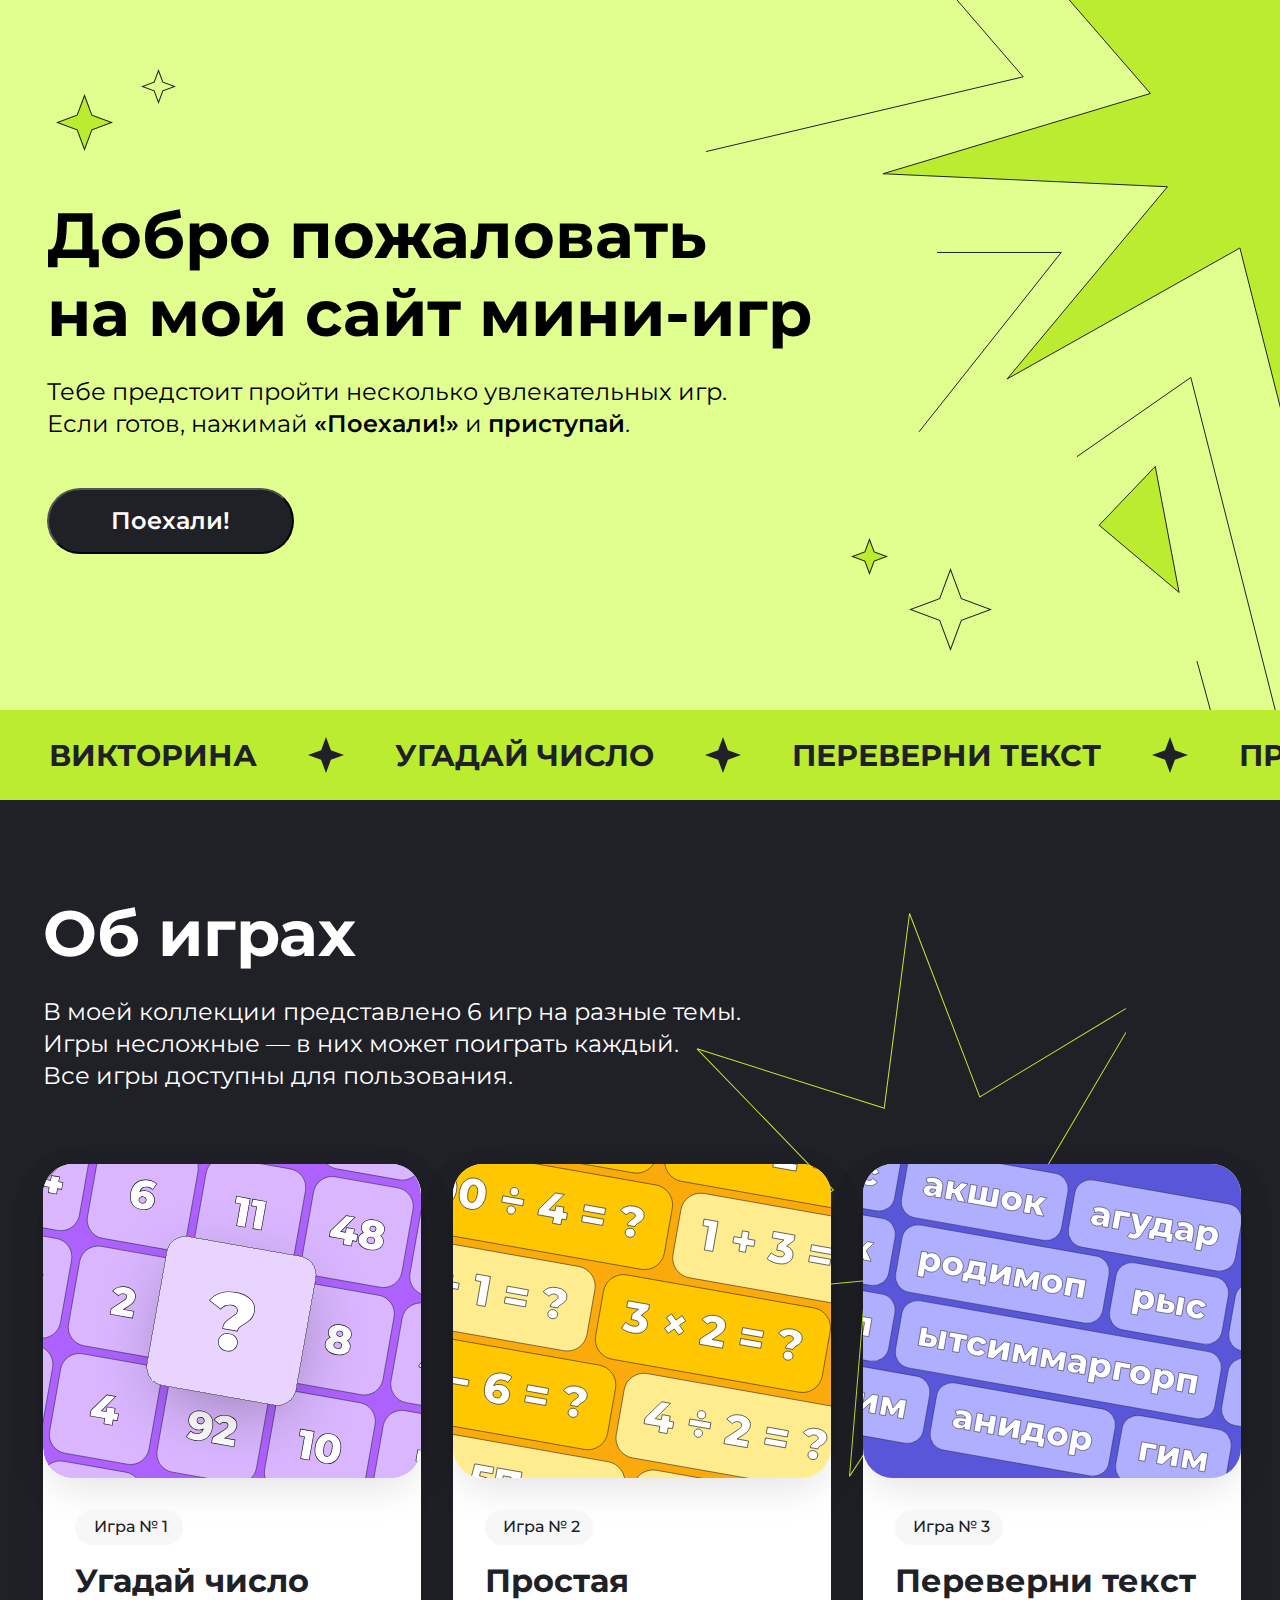
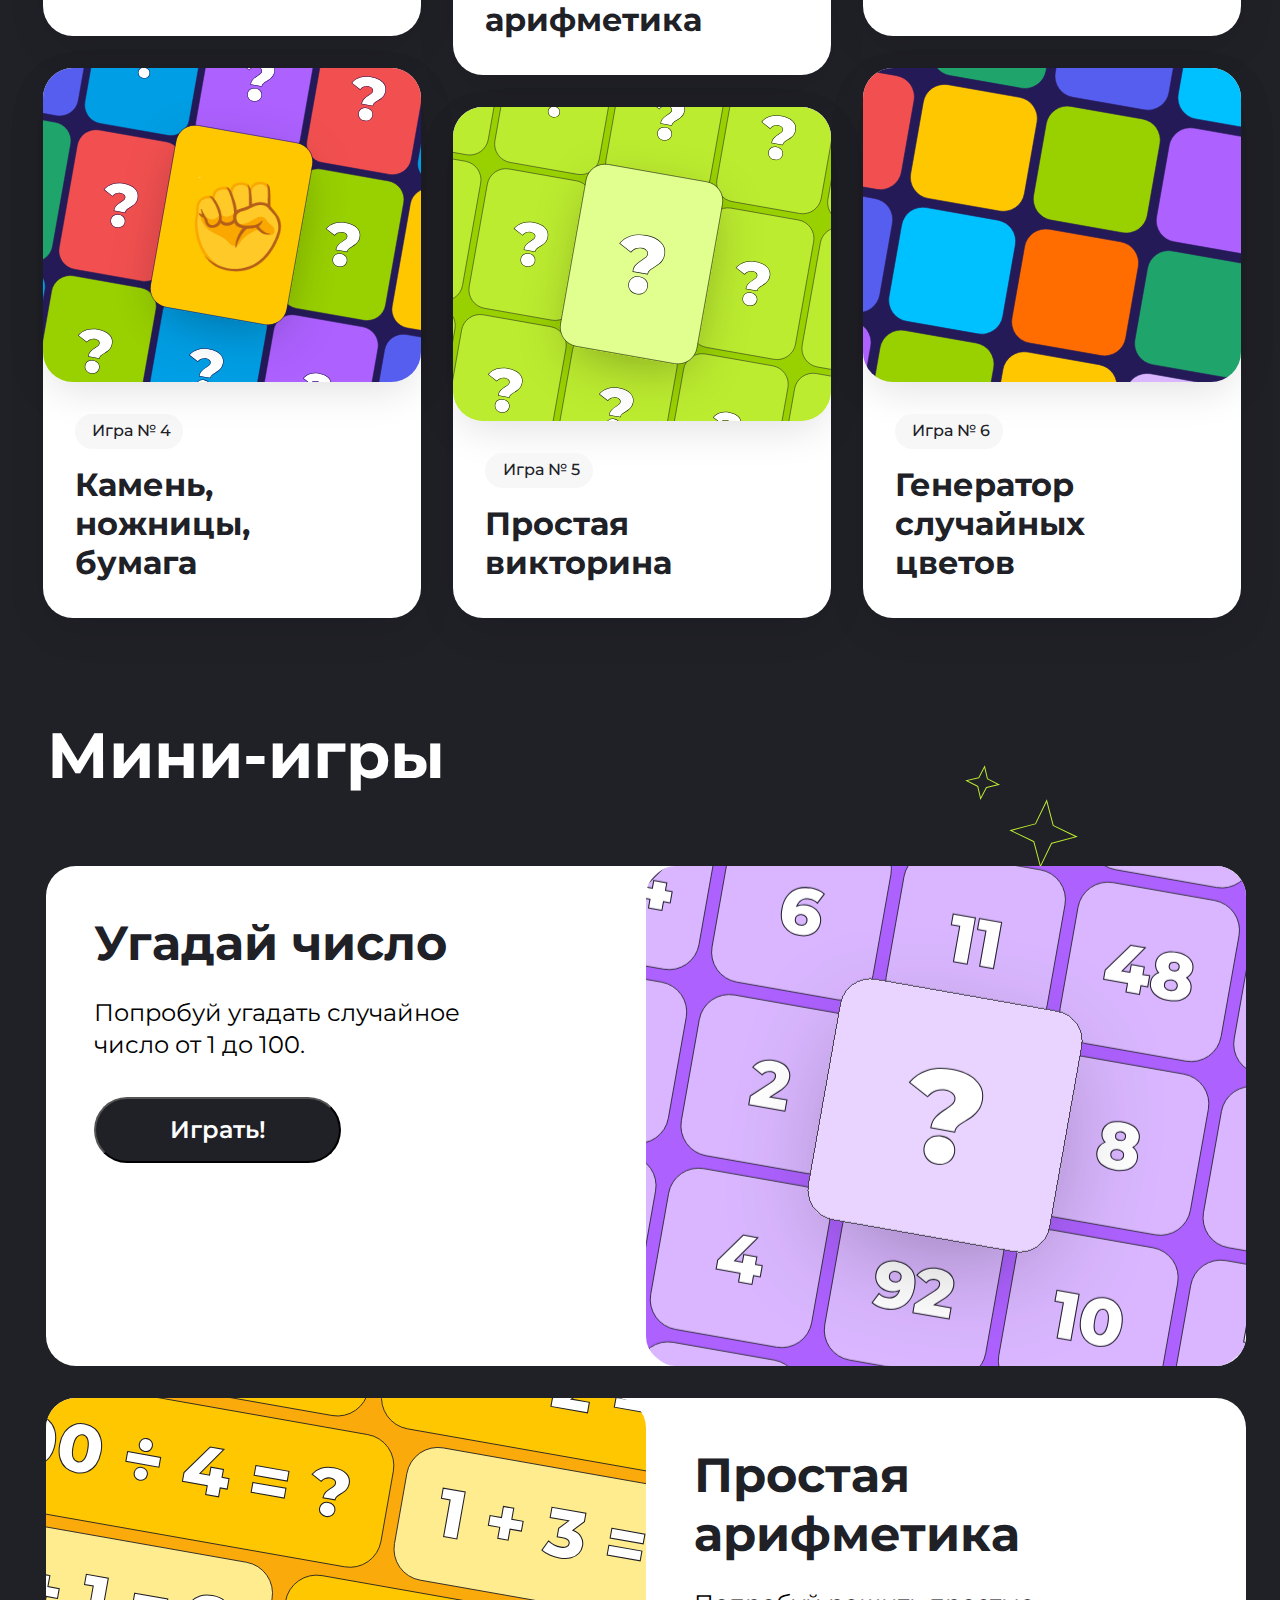
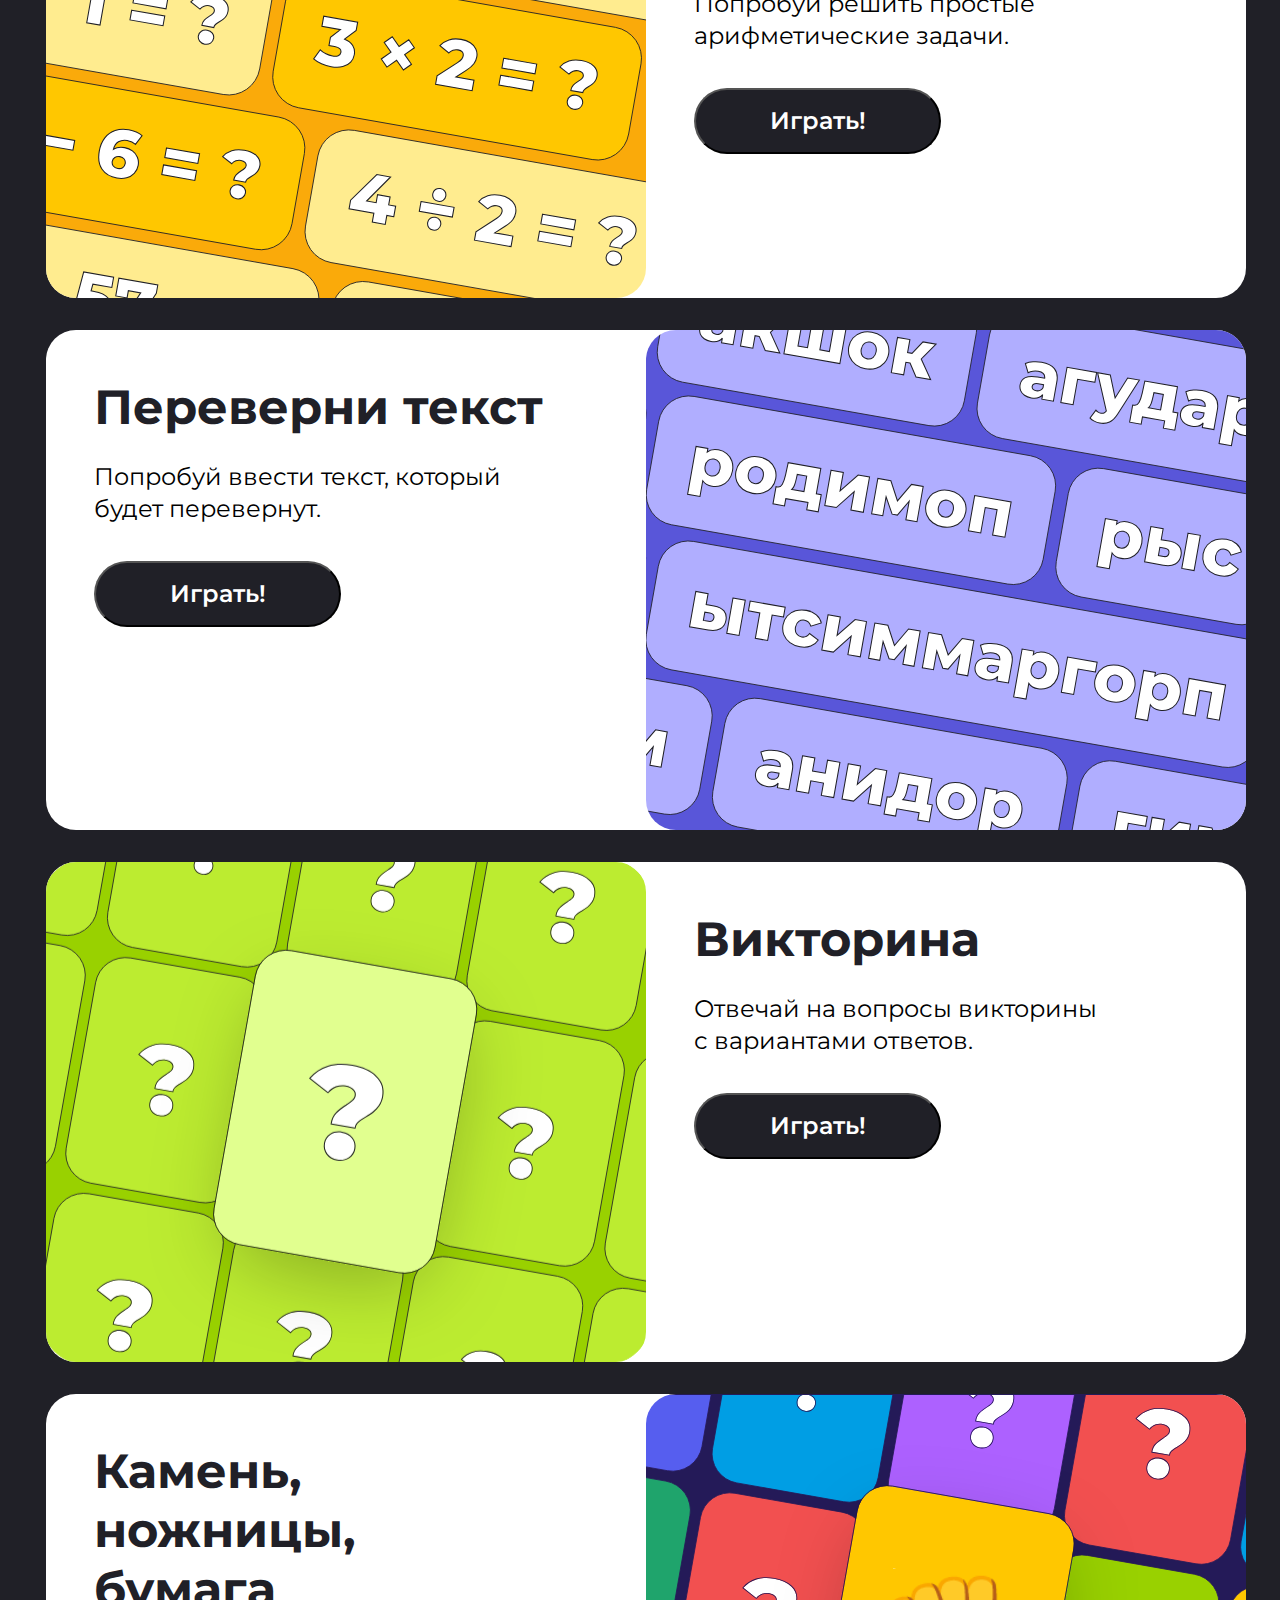
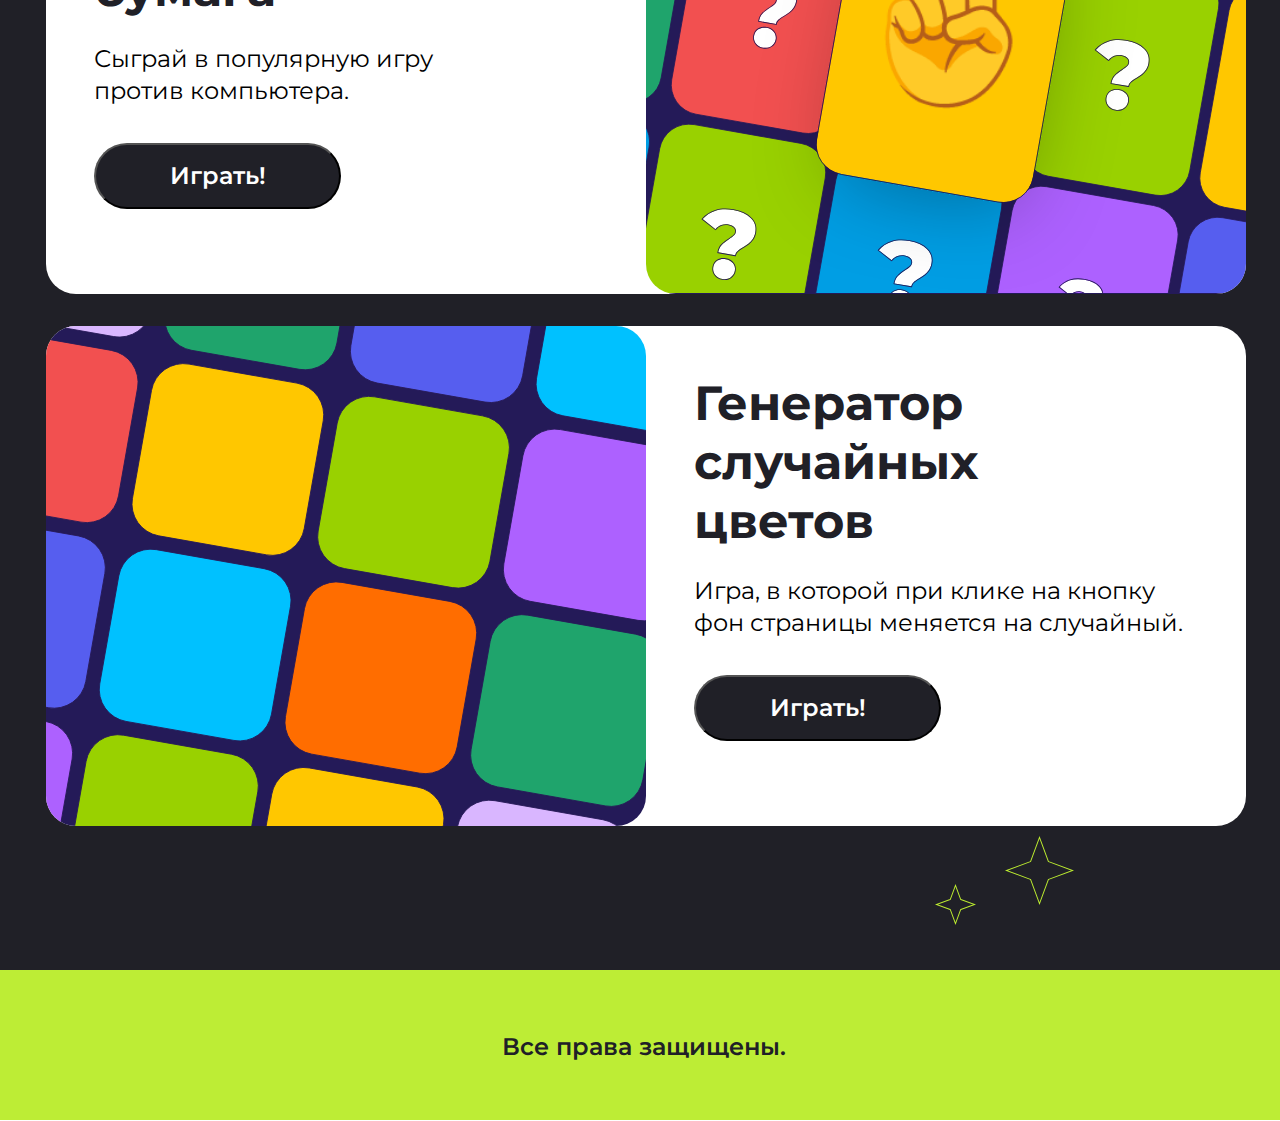
<file: index.html>
<!DOCTYPE html>
<html lang="en">

<head>
    <meta charset="UTF-8">
    <meta name="viewport" content="width=device-width, initial-scale=1.0">
    <title>Document</title>
    <link rel="preconnect" href="https://fonts.googleapis.com">
    <link rel="preconnect" href="https://fonts.gstatic.com" crossorigin>
    <link href="https://fonts.googleapis.com/css2?family=Montserrat:ital,wght@0,100..900;1,100..900&display=swap"
        rel="stylesheet">
    <link rel="stylesheet" href="style.css">
</head>

<body>
    <div class="top center">


        <img class="top__star1" src="img/star_small.svg" alt="star">
        <img class="top__star2" src="img/star2_green.svg" alt="star">
        <img class="top__star3" src="img/star_small_green.svg" alt="star">
        <img class="top__star4" src="img/star2.svg" alt="star">
        <!--       <img class="top__star5" src="img/group_star_big.svg" alt="star"> -->
        <header class="center">
            <section class="title">
                <h1 class="top__title">Добро&nbsp;пожаловать<br>на&nbsp;мой&nbsp;сайт&nbsp;мини-игр</h1>
                <p class="top__description">
                    Тебе предстоит пройти несколько увлекательных игр.<br>Если готов, нажимай <span
                        class="top__description top__description_bold">«Поехали!»</span> и <span
                        class="top__description top__description_bold">приступай</span>.
                </p>
                <button class="top__button" onclick="location.href='#games-intro';">Поехали!</button>
            </section>
            <section class="title-mobile">
                <h1 class="title-mobile__h1">Добро<br>пожаловать<br>на мой&nbsp;сайт<br>мини-игр</h1>
                <p class="title-mobile__description">
                    Тебе предстоит пройти несколько увлекательных игр. Если готов,<br>нажимай <span
                        class="title-mobile__description title-mobile__description_bold">«Поехали!»</span> и <span
                        class="title-mobile__description title-mobile__description_bold">приступай</span>.
                </p>
                <button class="title-mobile__button" onclick="location.href='#games-intro';">Поехали!</button>
            </section>

        </header>

    </div>
    <div class="dynamic-block">
        <div class="dynamic-frame">
            <h2 class="dynamic-frame__text">Викторина</h2>
            <img src="img/star_small_black.svg" alt="star">
            <h2 class="dynamic-frame__text">угадай число</h2>
            <img src="img/star_small_black.svg" alt="star">
            <h2 class="dynamic-frame__text">Переверни текст</h2>
            <img src="img/star_small_black.svg" alt="star">
            <h2 class="dynamic-frame__text">Простая арифметика</h2>
            <img src="img/star_small_black.svg" alt="star">
            <h2 class="dynamic-frame__text">Камень, ножницы, бумага</h2>
            <img src="img/star_small_black.svg" alt="star">
            <h2 class="dynamic-frame__text">Генератор случайных цветов</h2>
            <img src="img/star_small_black.svg" alt="star">
        </div>
    </div>

    <div class="games-intro center" id="games-intro">
        <div class="games-intro-title">
            <h2 class="games-intro-title__heading">Об играх</h2>
            <h2 class="games-intro-title__heading-mobile">Мини-игры</h2>
            <p class="games-intro-title__description">В моей коллекции представлено 6 игр на разные темы.<br>Игры
                несложные
                — в
                них может поиграть каждый.<br>
                Все игры доступны для пользования.</p>
        </div>
        <section class="games-intro-items">
            <div class="games-intro-double">
                <a class="games-intro-card-link" href="#guess-number">
                    <div class="games-intro-card">
                        <div class="games-intro-card__img card-img-1"></div>
                        <!-- <img class="games-intro-card__img" src="img/game_frame1.svg" alt="Number">  -->
                        <div class="games-intro-card__text">
                            <div class="games-intro-card__button">
                                <p class="games-intro-card__button-p">Игра № 1</p>
                            </div>
                            <h3 class="games-intro-card__title">Угадай число</h3>
                            <p class="games-intro-card__description title-mobile__description">Попробуй угадать
                                случайное число от 1 до 100.</p>
                            <p class="games-intro-card__button-mobile   top__button">Играть!</p>
                        </div>
                    </div>
                </a>
                <a class="games-intro-card-link" href="#stone-clippers-paper">
                    <div class="games-intro-card">
                        <div class="games-intro-card__img card-img-4">
                            <p class="sign-comrade">✊</p>
                        </div>
                        <div class="games-intro-card__text">
                            <div class="games-intro-card__button">
                                <p class="games-intro-card__button-p">Игра № 4</p>
                            </div>
                            <h3 class="games-intro-card__title">Камень,<br>ножницы,<br>бумага</h3>
                            <p class="games-intro-card__description title-mobile__description">Сыграй в популярную игру
                                против компьютера.</p>
                            <p class="games-intro-card__button-mobile   top__button">Играть!</p>
                        </div>
                    </div>
                </a>
            </div>
            <div class="games-intro-double">
                <a class="games-intro-card-link" href="#simple-arithmetics">
                    <div class="games-intro-card">
                        <div class="games-intro-card__img card-img-2"></div>
                        <!-- <img class="games-intro-card__img" src="img/game_frame1.svg" alt="Number">  -->
                        <div class="games-intro-card__text">
                            <div class="games-intro-card__button">
                                <p class="games-intro-card__button-p">Игра № 2</p>
                            </div>
                            <h3 class="games-intro-card__title">Простая арифметика</h3>
                            <p class="games-intro-card__description title-mobile__description">Попробуй решить простые
                                арифметические задачи.</p>
                            <p class="games-intro-card__button-mobile   top__button">Играть!</p>
                        </div>
                    </div>
                </a>
                <a class="games-intro-card-link" href="#quizz">
                    <div class="games-intro-card">
                        <div class="games-intro-card__img card-img-5"></div>
                        <!-- <img class="games-intro-card__img" src="img/game_frame1.svg" alt="Number">  -->
                        <div class="games-intro-card__text">
                            <div class="games-intro-card__button">
                                <p class="games-intro-card__button-p">Игра № 5</p>
                            </div>
                            <h3 class="games-intro-card__title hidden-game-name">Простая<br>викторина</h3>
                            <h3 class="games-intro-card__title-mobile">Викторина</h3>
                            <p class="games-intro-card__description title-mobile__description">Отвечай на вопросы
                                викториныс вариантами ответов.</p>
                            <p class="games-intro-card__button-mobile   top__button">Играть!</p>
                        </div>
                    </div>
                </a>
            </div>
            <div class="games-intro-double">
                <a class="games-intro-card-link" href="#reverse-text">
                    <div class="games-intro-card">
                        <div class="games-intro-card__img card-img-3"></div>
                        <!-- <img class="games-intro-card__img" src="img/game_frame1.svg" alt="Number">  -->
                        <div class="games-intro-card__text">
                            <div class="games-intro-card__button">
                                <p class="games-intro-card__button-p">Игра № 3</p>
                            </div>
                            <h3 class="games-intro-card__title hidden-game-name">Переверни&nbsp;текст</h3>
                            <h3 class="games-intro-card__title-mobile ">Переверни<br>текст</h3>
                            <p class="games-intro-card__description title-mobile__description">Попробуй ввести текст,
                                который будет перевернут.</p>
                            <p class="games-intro-card__button-mobile   top__button">Играть!</p>
                        </div>
                    </div>
                </a>
                <a class="games-intro-card-link" href="#random-generator">
                    <div class="games-intro-card">
                        <div class="games-intro-card__img card-img-6"></div>
                        <!-- <img class="games-intro-card__img" src="img/game_frame1.svg" alt="Number">  -->
                        <div class="games-intro-card__text">
                            <div class="games-intro-card__button">
                                <p class="games-intro-card__button-p">Игра № 6</p>
                            </div>
                            <h3 class="games-intro-card__title">Генератор<br>случайных<br>цветов</h3>
                            <p class="games-intro-card__description title-mobile__description">Игра, в которой при клике
                                на кнопку фон страницы меняется на случайный.</p>
                            <p class="games-intro-card__button-mobile   top__button">Играть!</p>
                        </div>
                    </div>
                </a>
            </div>

        </section>
        <section class="games center" id="games">
            <h2 class="games__heading games-intro-title__heading">Мини-игры</h2>
            <div class="games-block">
                <div class="mini-game-item">
                    <div class="mini-game-item-half">
                        <div class="mini-game-info">
                            <h3 class="mini-game-info__title" id="guess-number">Угадай число</h3>
                            <p class="mini-game-info__description top__description">Попробуй угадать случайное<br>число
                                от 1
                                до 100.</p>
                            <button onclick="startGame()" class="mini-game-info__button top__button">Играть!</button>
                        </div>
                        <div class="mini-game-item-guess-number" id="block-game">
                            <input class="mini-game-item-guess-number__check" type="number" id="guessInput"
                                placeholder="Ваше число">
                            <button onclick="checkGuess()" class="mini-game-info__button top__button">Проверить</button>
                        </div>
                        <p class="mini-game-item-guess-number__answer top__description" id="result"></p>
                    </div>
                    <div class="mini-game-img mini-game-img_1"></div>
                </div>
                <div class="mini-game-item mini-game-item_reverce">
                    <div class="mini-game-item-half">
                        <div class="mini-game-info">
                            <h3 class="mini-game-info__title" id="simple-arithmetics">Простая арифметика</h3>
                            <p class="mini-game-info__description top__description">Попробуй решить
                                простые<br>арифметические задачи.</p>
                            <button id="startButtonSimpleMath"
                                class="mini-game-info__button top__button">Играть!</button>
                        </div>
                    </div>
                    <div class="mini-game-img mini-game-img_2"></div>
                </div>
                <div class="mini-game-item">
                    <div class="mini-game-item-half">
                        <div class="mini-game-info">
                            <h3 class="mini-game-info__title" id="reverse-text">Переверни текст</h3>
                            <p class="mini-game-info__description top__description">Попробуй ввести текст,
                                который<br>будет перевернут.</p>
                            <button id="startButtonReverseText"
                                class="mini-game-info__button top__button">Играть!</button>
                        </div>
                    </div>
                    <div class="mini-game-img mini-game-img_3"></div>
                </div>
                <div class="mini-game-item mini-game-item_reverce">
                    <div class="mini-game-item-half">
                        <div class="mini-game-info">
                            <h3 class="mini-game-info__title" id="quizz">Викторина</h3>
                            <p class="mini-game-info__description top__description">Отвечай на вопросы викторины<br>с
                                вариантами ответов.</p>
                            <button id="startButtonQuizz" class="mini-game-info__button top__button">Играть!</button>
                        </div>
                    </div>
                    <div class="mini-game-img mini-game-img_4"></div>
                </div>
                <div class="mini-game-item">
                    <div class="mini-game-item-half">
                        <div class="mini-game-info">
                            <h3 class="mini-game-info__title" id="stone-clippers-paper">Камень,<br>ножницы,<br>бумага
                            </h3>
                            <p class="mini-game-info__description top__description">Сыграй в популярную игру<br>против
                                компьютера.</p>
                            <button id="startButtonStoneClippersPaper"
                                class="mini-game-info__button top__button">Играть!</button>
                        </div>
                    </div>
                    <div class="mini-game-img mini-game-img_5">
                        <p class="mini-game-img-sign-comrade">✊</p>
                    </div>
                </div>
                <div class="mini-game-item mini-game-item_reverce">
                    <div class="mini-game-item-half">
                        <div class="mini-game-info">
                            <h3 class="mini-game-info__title" id="random-generator">Генератор<br>случайных<br>цветов
                            </h3>
                            <p class="mini-game-info__description top__description">Игра, в которой при клике<span
                                    class="mini-game-info-mobile-text-br"><br></span> на
                                кнопку<span class="ini-game-info-descktop-text-br"><br></span>фон страницы <span
                                    class="mini-game-info-mobile-text-br"><br></span>меняется
                                на случайный.</p>
                            <button class="mini-game-info__button top__button"
                                id="startButtonColorGenerator">Играть!</button>
                            <button class=" top__button button-hidden" id="buttonColorGanerator">Изменить
                                цвет</button>
                        </div>
                    </div>
                    <div class="mini-game-img mini-game-img_6"></div>
                </div>
            </div>


        </section>


    </div>
    <footer class="footer center">
        <p class="footer__rights ">Все права защищены.</p>

    </footer>
    <script src="script.js"></script>

</body>

</html>
</file>
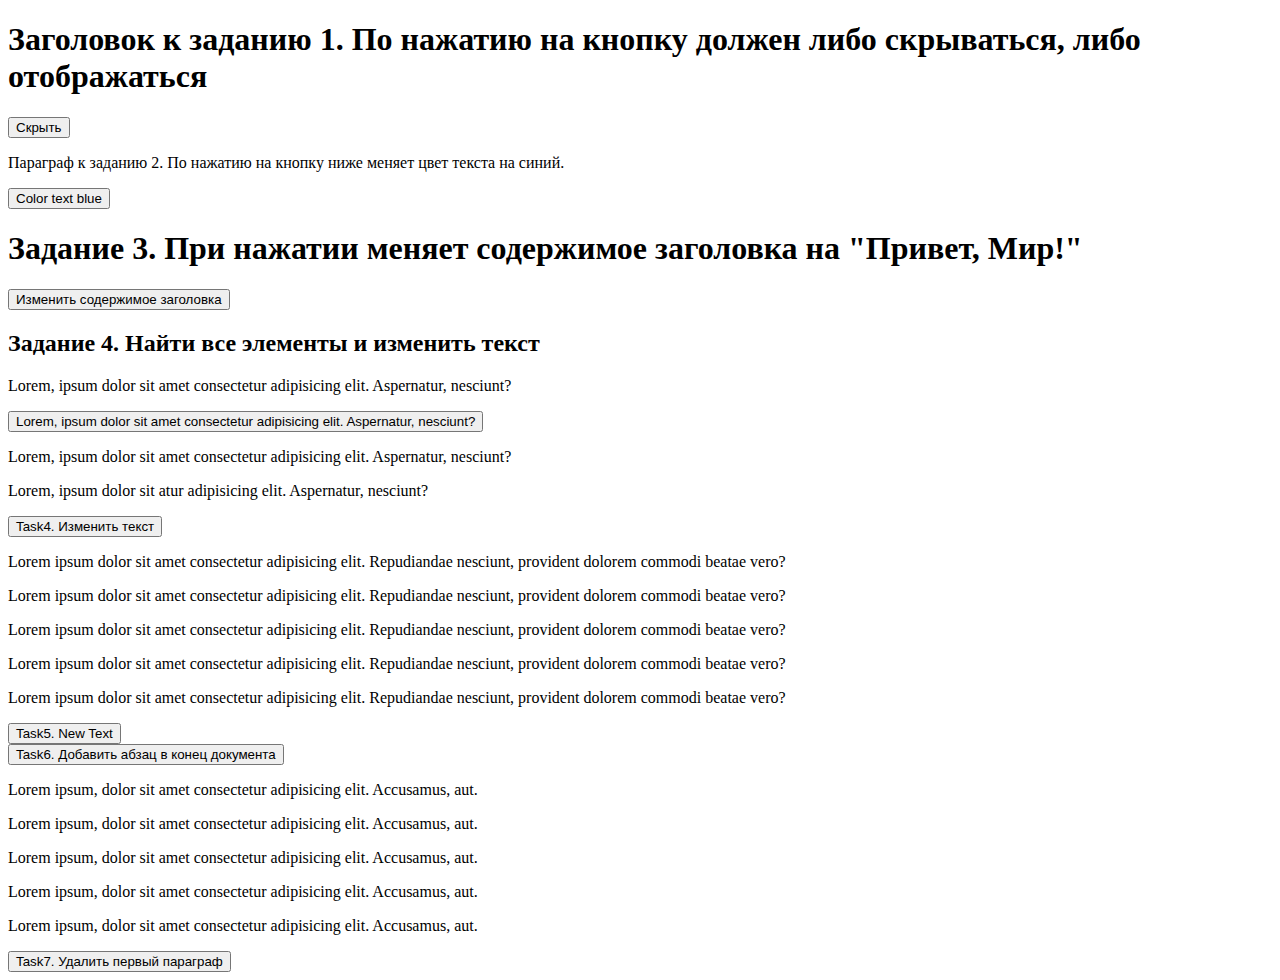
<file: hw9.html>
<!DOCTYPE html>
<html lang="en">
<head>
    <meta charset="UTF-8">
    <meta name="viewport" content="width=device-width, initial-scale=1.0">
    <title>Document</title>
</head>
<body>
    <h1 class="task-one-heading">Заголовок к заданию 1. По нажатию на кнопку должен либо скрываться, либо отображаться</h1>
    <button class="task-one-button">Скрыть</button>

    <p class="task-two-p">Параграф к заданию 2. По нажатию на кнопку ниже меняет цвет текста на синий.</p>
    <button class="task-two-button">Color text blue</button>

    <h1 class="task-three-header">Задание 3. При нажатии меняет содержимое заголовка на "Привет, Мир!"</h1>
    <button class="task-three-button">Изменить содержимое заголовка</button>

    <h2 class="description">Задание 4. Найти все элементы и изменить текст</h2>
    <p class="description">Lorem, ipsum dolor sit amet consectetur adipisicing elit. Aspernatur, nesciunt?</p>
    <button class="description">Lorem, ipsum dolor sit amet consectetur adipisicing elit. Aspernatur, nesciunt?</button>
    <p class="description">Lorem, ipsum dolor sit amet consectetur adipisicing elit. Aspernatur, nesciunt?</p>
    <p class="description">Lorem, ipsum dolor sit atur adipisicing elit. Aspernatur, nesciunt?</p>
    <button class="task-four-button">Task4. Изменить текст</button>

    <p class="description-five">Lorem ipsum dolor sit amet consectetur adipisicing elit. Repudiandae nesciunt, provident dolorem commodi beatae vero?</p>
    <p class="desc-five">Lorem ipsum dolor sit amet consectetur adipisicing elit. Repudiandae nesciunt, provident dolorem commodi beatae vero?</p>
    <p class="des-five">Lorem ipsum dolor sit amet consectetur adipisicing elit. Repudiandae nesciunt, provident dolorem commodi beatae vero?</p>
    <p class="descr-five">Lorem ipsum dolor sit amet consectetur adipisicing elit. Repudiandae nesciunt, provident dolorem commodi beatae vero?</p>
    <p class="description-five">Lorem ipsum dolor sit amet consectetur adipisicing elit. Repudiandae nesciunt, provident dolorem commodi beatae vero?</p>
    <button class="task-five-button">Task5. New Text</button>
    <div class=""></div>

    <button class="task-six-button">Task6. Добавить абзац в конец документа</button>

    <p class="decription-seven">Lorem ipsum, dolor sit amet consectetur adipisicing elit. Accusamus, aut.</p>
    <p class="decription-seven">Lorem ipsum, dolor sit amet consectetur adipisicing elit. Accusamus, aut.</p>
    <p class="decription-seven">Lorem ipsum, dolor sit amet consectetur adipisicing elit. Accusamus, aut.</p>
    <p class="decription-seven">Lorem ipsum, dolor sit amet consectetur adipisicing elit. Accusamus, aut.</p>
    <p class="decription-seven">Lorem ipsum, dolor sit amet consectetur adipisicing elit. Accusamus, aut.</p>
    <button class="task-seven-button">Task7. Удалить первый параграф</button>


    <script src="hw9.js"></script>
</body>
</html>
</file>
<file: style.css>
@charset "UTF-8";
* {
  margin: 0;
  padding: 0;
}

body {
  font-family: "Montserrat", sans-serif;
}

a {
  text-decoration: none;
}

.center {
  padding-left: calc(50% - 597px);
  padding-right: calc(50% - 605px);
}

.top {
  position: relative;
  background-color: #E1FF8F;
  height: 710px;
  background-image: url(img/group_star_big.svg);
  background-repeat: no-repeat;
  /*   background-position-x: 57vw;
  background-position-y: -20vh; */
  background-position-x: calc(100% + 500px);
  background-position-y: calc(0% - 335px);
}
.top__title {
  font-size: 64px;
  font-family: Montserrat;
  flood-color: #202027;
  font-weight: 700;
  line-height: 78px;
  text-align: left;
  letter-spacing: 0px;
  white-space: nowrap;
  -webkit-hyphens: manual;
          hyphens: manual;
}
.top .title-mobile {
  display: none;
}
.top__description {
  margin-top: 24px;
  font-family: Montserrat;
  font-size: 24px;
  font-weight: 400;
  line-height: 32px;
  text-align: left;
}
.top__description_bold {
  font-weight: 600;
}
.top__button {
  width: 247px;
  height: 66px;
  margin-top: 48px;
  box-sizing: border-box;
  border: 1 solid #202027;
  border-radius: 60px;
  background: #202027;
  color: #fff;
  font-family: Montserrat;
  font-size: 24px;
  font-weight: 600;
  line-height: 142%;
  letter-spacing: 0px;
  text-align: center;
}
.top__button:hover {
  background: #fff;
  color: #202027;
  transition: all 0.5s;
  cursor: pointer;
}
.top__star1 {
  position: absolute;
  top: 9.7%;
  left: 11%;
}
.top__star2 {
  position: absolute;
  top: 13.3%;
  left: 4.4%;
}
.top__star3 {
  position: absolute;
  top: 75.8%;
  left: 66.5%;
}
.top__star4 {
  position: absolute;
  top: 80%;
  left: 71%;
}
.top__star5 {
  position: absolute;
  top: -50%;
  left: 58%;
}

.dynamic-block {
  max-width: 100%;
  overflow: hidden;
  background-color: #BCEC30;
}

.dynamic-frame {
  position: relative;
  height: 90px;
  /*width: 3220px;
  background-color: $color_green;  */
  display: flex;
  flex-direction: row;
  justify-content: space-around;
  align-items: center;
  gap: 51px;
  padding-left: 49px;
  padding-right: 49px;
  animation: scroll-left 10s linear infinite;
  animation-direction: alternate;
}
.dynamic-frame__text {
  color: rgb(32, 32, 39);
  font-family: Montserrat;
  font-size: 30px;
  font-weight: 700;
  line-height: 110%;
  letter-spacing: 4%;
  text-align: left;
  text-transform: uppercase;
  white-space: nowrap;
}
@keyframes scroll-left {
  from {
    transform: translatex(0%);
  }
  to {
    transform: translatex(calc(100vw - 3220px));
  }
}

.title {
  width: 768px;
  padding-top: 196px;
  box-sizing: border-box;
}

.games-intro {
  position: relative;
  background-color: #202027;
  /*   background-image: url(img/star_big_grbrder.svg);  */
  background-image: url('data:image/svg+xml,%3Csvg width="1414" height="4814" viewBox="0 0 1414 4814" fill="none" xmlns="http://www.w3.org/2000/svg"%3E%3Cpath d="M1267.57 185.338L1267.78 185.897L1268.3 185.587L1435.84 84.2785L1336.53 253.019L1336.23 253.534L1336.79 253.742L1520.46 321.57L1326.62 349.135L1326.03 349.22L1326.21 349.787L1387.7 535.677L1245.29 401.31L1244.85 400.9L1244.53 401.401L1137.53 565.373L1153.79 370.254L1153.84 369.658L1153.24 369.715L958.331 388.295L1121.02 279.354L1121.52 279.021L1121.1 278.591L985.048 137.788L1171.66 197.059L1172.23 197.24L1172.3 196.646L1197.56 2.48796L1267.57 185.338Z" stroke="%23BCEC30"/%3E%3Cpath d="M1334.68 1489.7L1341.2 1514.3L1341.26 1514.52L1341.47 1514.62L1364.39 1525.68L1339.79 1532.2L1339.57 1532.26L1339.47 1532.47L1328.41 1555.38L1321.89 1530.79L1321.83 1530.57L1321.62 1530.47L1298.7 1519.41L1323.3 1512.89L1323.52 1512.83L1323.62 1512.62L1334.68 1489.7Z" stroke="%23BCEC30"/%3E%3Cpath d="M17.4367 661.922L20.2175 672.403L20.2765 672.625L20.4836 672.725L30.2505 677.437L19.7691 680.218L19.5469 680.277L19.447 680.484L14.7352 690.251L11.9544 679.769L11.8954 679.547L11.6883 679.447L1.92137 674.736L12.4028 671.955L12.6251 671.896L12.7249 671.689L17.4367 661.922Z" stroke="%23BCEC30"/%3E%3Cpath d="M46.2217 715.026L51.3236 734.256L51.3826 734.478L51.5896 734.578L69.5086 743.222L50.2788 748.324L50.0566 748.383L49.9567 748.59L41.3123 766.509L36.2104 747.279L36.1514 747.057L35.9443 746.957L18.0254 738.313L37.2552 733.211L37.4774 733.152L37.5773 732.945L46.2217 715.026Z" stroke="%23BCEC30"/%3E%3Cpath d="M1272.6 1455.6L1275.41 1467.6L1275.47 1467.82L1275.67 1467.93L1286.62 1473.6L1274.62 1476.41L1274.39 1476.47L1274.29 1476.67L1268.62 1487.61L1265.8 1475.62L1265.75 1475.39L1265.54 1475.29L1254.6 1469.62L1266.6 1466.8L1266.82 1466.74L1266.93 1466.54L1272.6 1455.6Z" stroke="%23BCEC30"/%3E%3Cpath d="M1327.5 4726.44L1336.35 4750.36L1336.43 4750.57L1336.64 4750.65L1360.56 4759.5L1336.64 4768.35L1336.43 4768.43L1336.35 4768.64L1327.5 4792.56L1318.65 4768.64L1318.57 4768.43L1318.36 4768.35L1294.44 4759.5L1318.36 4750.65L1318.57 4750.57L1318.65 4750.36L1327.5 4726.44Z" stroke="%23BCEC30"/%3E%3Cpath d="M1243.5 4774.44L1248.57 4788.14L1248.65 4788.35L1248.86 4788.43L1262.56 4793.5L1248.86 4798.57L1248.65 4798.65L1248.57 4798.86L1243.5 4812.56L1238.43 4798.86L1238.35 4798.65L1238.14 4798.57L1224.44 4793.5L1238.14 4788.43L1238.35 4788.35L1238.43 4788.14L1243.5 4774.44Z" stroke="%23BCEC30"/%3E%3C/svg%3E');
  background-repeat: no-repeat;
  background-position-x: 215%;
  background-position-y: 71%;
  /*   &__star3 {
      position: absolute;
      left: 68%;
      top: 55%;
      box-sizing: border-box;
      transform: rotate(5.45eg);
      z-index: 1; 
  } */
}
.games-intro__star1 {
  position: absolute;
  left: 3vw;
  top: 102vh;
  box-sizing: border-box;
  transform: rotate(5.45eg);
}
.games-intro__star2 {
  position: absolute;
  left: 5vw;
  top: 105vh;
  box-sizing: border-box;
  transform: rotate(5.45eg);
}
.games-intro__star3 {
  position: absolute;
  left: 86vw;
  top: 152vh;
  box-sizing: border-box;
  transform: rotate(5.45eg);
}
.games-intro__star4 {
  position: absolute;
  left: 89vw;
  top: 154vh;
  box-sizing: border-box;
  transform: rotate(5.45eg);
}
.games-intro__star5 {
  position: absolute;
  left: 86vw;
  top: 367vh;
  box-sizing: border-box;
  transform: rotate(5.45eg);
}
.games-intro__star6 {
  position: absolute;
  left: 89vw;
  top: 364vh;
  box-sizing: border-box;
  transform: rotate(5.45eg);
}
.games-intro__back-stars {
  position: absolute;
  z-index: 0;
}

.games-intro-title {
  padding-top: 94px;
  padding-bottom: 72px;
  box-sizing: border-box;
  display: flex;
  flex-direction: column;
  justify-content: flex-start;
  gap: 24px;
  align-items: flex-start;
}
.games-intro-title__heading {
  font-family: Montserrat;
  font-size: 64px;
  font-weight: 700;
  line-height: 78px;
  letter-spacing: 0px;
  text-align: left;
  color: #fff;
}
.games-intro-title__heading-mobile {
  display: none;
}
.games-intro-title__description {
  width: 788px;
  color: #fff;
  font-size: 24px;
  font-weight: 400;
  line-height: 32px;
  letter-spacing: 0px;
  text-align: left;
}

.games-intro-items {
  display: flex;
  gap: 32px;
  flex-wrap: wrap;
  /*   display: grid;
  gap: 32px;
  grid-template-columns: repeat(12, 1fr);
  */
}

.games-intro-double {
  display: flex;
  flex-direction: column;
  gap: 32px;
}

.games-intro-card-link {
  display: block;
}

.games-intro-card {
  /*  grid-column: span 4; */
  display: flex;
  flex-direction: column;
  width: 378px;
  /* height: 473px; */
  border-radius: 30px;
  background: #fff;
  box-shadow: 0px 12.61px 42.25px -7.57px rgba(0, 0, 0, 0.13);
  transition: 0.5s;
}
.games-intro-card:hover {
  scale: 109%;
}
.games-intro-card__img {
  height: 314px;
  width: 378px;
  border-radius: 30px;
  box-shadow: 0px 12.61px 42.25px -7.57px rgba(0, 0, 0, 0.13);
  background: rgb(255, 255, 255);
  background-repeat: no-repeat;
  background-position: center;
  background-size: 165%;
}
.games-intro-card__text {
  box-sizing: border-box;
  display: flex;
  flex-direction: column;
  gap: 16px;
  margin-top: 32px;
  margin-left: 32px;
  margin-right: 32px;
  margin-bottom: 36px;
}
.games-intro-card__button {
  width: 108px;
  height: 35px;
  border: none;
  border-radius: 53px;
  background-color: #f7f7f7;
}
.games-intro-card__button-p {
  width: 80px;
  height: 18px;
  padding: 8px 16px 10px 16px;
  font-family: Montserrat;
  font-size: 16px;
  font-weight: 500;
  line-height: 110%;
  letter-spacing: 0px;
  text-align: center;
  color: #202027;
}
.games-intro-card__title {
  font-size: 32px;
  font-family: Montserrat;
  color: #202027;
  font-weight: 700;
  line-height: 39px;
  letter-spacing: 0px;
  text-align: left;
}
.games-intro-card__description {
  display: none;
}
.games-intro-card__title-mobile {
  display: none;
}
.games-intro-card__button-mobile {
  display: none;
}
.games-intro-card .card-img-1 {
  background-image: url(img/game_frame1_1.svg);
  background-size: 100%;
}
.games-intro-card .card-img-2 {
  background-image: url(img/game_frame2.svg);
  background-size: 165%;
  background-color: rgba(250, 168, 3, 0.9725490196);
}
.games-intro-card .card-img-3 {
  background-image: url(img/game_frame3.svg);
  background-size: 165%;
  background-color: #5956d9;
}
.games-intro-card .card-img-4 {
  position: relative;
  background-image: url(img/game_frame4_1.svg);
  background-size: 100%;
  background-color: #241a58;
}
.games-intro-card .card-img-4 .sign-comrade {
  /* ✊ */
  position: absolute;
  width: 96px;
  height: 98px;
  left: 37%;
  top: 35%;
  font-size: 87px;
  font-weight: 800;
  line-height: 110%;
  letter-spacing: 0px;
  text-align: center;
  background: #FFC700;
}
.games-intro-card .card-img-5 {
  background-image: url(img/game_frame5_1.svg);
  background-size: 100%;
}
.games-intro-card .card-img-6 {
  background-image: url(img/game_frame6.svg);
  background-size: 165%;
  background-color: #241a58;
}

.games {
  /*background-color: $color_black; */
  padding-top: 50px;
  padding-bottom: 144px;
  background-image: url(img/star_small_grbrder.svg);
  background-repeat: no-repeat;
  background-position-x: 112%;
  background-position-y: 2%;
}
.games__heading {
  margin-top: 48px;
  margin-bottom: 72px;
}

.games-block {
  display: flex;
  flex-direction: column;
  gap: 32px;
  align-items: center;
}

.mini-game-item {
  display: flex;
  flex-direction: row;
  background-color: #FFF;
  border-radius: 30px;
}
.mini-game-item_reverce {
  flex-direction: row-reverse;
}

.mini-game-item-half {
  box-sizing: border-box;
  width: 600px;
  height: 500px;
  padding: 48px;
}

.mini-game-info {
  display: flex;
  flex-direction: column;
  align-items: flex-start;
}
.mini-game-info__title {
  color: #202027;
  font-family: Montserrat;
  font-size: 48px;
  font-weight: 700;
  line-height: 59px;
  letter-spacing: 0px;
  text-align: left;
}
.mini-game-info__description {
  height: 64px;
}
.mini-game-info .mini-game-info-mobile-text-br {
  display: none;
}
.mini-game-info__button {
  margin-top: 36px;
}

.button-hidden {
  display: none;
  height: 42px;
  margin-top: 24px;
  font-family: Montserrat;
  font-size: 24px;
  font-weight: 600;
  line-height: 142%;
  letter-spacing: 0px;
  text-align: center;
}

.mini-game-item-guess-number {
  display: none;
  margin-top: 24px;
  flex-direction: column;
  align-items: center;
}
.mini-game-item-guess-number__check {
  width: 90px;
  height: 8px;
  padding: 8px 16px 10px 16px;
  font-family: Montserrat;
  font-size: 12px;
  font-weight: 500;
  line-height: 110%;
  letter-spacing: 0px;
  text-align: center;
  color: #202027;
  border-radius: 20px;
}
.mini-game-item-guess-number__answer {
  font-size: 16px;
  text-align: center;
}

.mini-game-img {
  width: 600px;
  height: 500px;
  background-size: 101%;
  border-radius: 30px;
  background-repeat: no-repeat;
  background-position: center;
}
.mini-game-img_1 {
  background-image: url(img/game_frame1_1.svg);
  background-size: 102%;
}
.mini-game-img_2 {
  background-image: url(img/game_frame2.svg);
  background-size: 163%;
  background-color: rgba(250, 168, 3, 0.9725490196);
}
.mini-game-img_3 {
  background-image: url(img/game_frame3.svg);
  background-size: 199%;
  background-color: #5956d9;
}
.mini-game-img_4 {
  background-image: url(img/game_frame5_1.svg);
  background-size: 102%;
}
.mini-game-img_5 {
  position: relative;
  background-image: url(img/game_frame4_1.svg);
  background-size: 100%;
  background-color: #241a58;
}
.mini-game-img_5 .mini-game-img-sign-comrade {
  position: absolute;
  width: 153px;
  height: 164px;
  left: 37%;
  top: 35%;
  font-size: 128px;
  font-weight: 800;
  line-height: 110%;
  letter-spacing: 0px;
  text-align: center;
  background: #FFC700;
}
.mini-game-img_6 {
  background-image: url(img/game_frame6.svg);
  background-size: 157%;
  background-color: #241a58;
}

.footer {
  height: 150px;
  color: #BDED35;
  background-color: #BDED35;
}
.footer__rights {
  padding-top: 62px;
  padding-bottom: 60px;
  color: #202027;
  font-family: Montserrat;
  font-size: 24px;
  font-weight: 600;
  line-height: 29px;
  letter-spacing: 0px;
  text-align: center;
}

@media (max-width: 768px) {
  .center {
    padding-left: 16px;
    padding-right: 16px;
  }
  .top {
    height: 649px;
    /*    background-image: url(img/star_big_mobile.svg); */
    background-image: url('data:image/svg+xml,%3Csvg width="337" height="621" viewBox="0 0 337 621" fill="none" xmlns="http://www.w3.org/2000/svg"%3E%3Cpath d="M17.5 98.4408L21.7577 109.947L21.8375 110.163L22.0531 110.242L33.5592 114.5L22.0531 118.758L21.8375 118.837L21.7577 119.053L17.5 130.559L13.2423 119.053L13.1626 118.837L12.9469 118.758L1.44077 114.5L12.9469 110.242L13.1626 110.163L13.2423 109.947L17.5 98.4408Z" fill="%23BCEC30" stroke="%23202027"/%3E%3Cpath d="M64.5 65.4408L66.867 71.8376L66.9468 72.0532L67.1624 72.133L73.5592 74.5L67.1624 76.867L66.9468 76.9468L66.867 77.1624L64.5 83.5592L62.133 77.1624L62.0532 76.9468L61.8376 76.867L55.4408 74.5L61.8376 72.133L62.0532 72.0532L62.133 71.8376L64.5 65.4408Z" stroke="%23202027"/%3E%3Cpath d="M244 558.441L245.962 563.743L246.042 563.958L246.257 564.038L251.559 566L246.257 567.962L246.042 568.042L245.962 568.257L244 573.559L242.038 568.257L241.958 568.042L241.743 567.962L236.441 566L241.743 564.038L241.958 563.958L242.038 563.743L244 558.441Z" fill="%23BCEC30" stroke="%23202027"/%3E%3Cpath d="M285.5 581.506L290.295 595.129L290.371 595.346L290.585 595.429L303.621 600.5L290.585 605.571L290.371 605.654L290.295 605.871L285.5 619.494L280.705 605.871L280.629 605.654L280.415 605.571L267.379 600.5L280.415 595.429L280.629 595.346L280.705 595.129L285.5 581.506Z" stroke="%23202027"/%3E%3Cpath d="M341.226 10.1084C344.072 10.8901 423.284 43.9262 423.284 43.9262L339.242 52.8254L392.335 120.072L317.485 74.1373L309.858 151.995L288.761 70.0034L218.442 109.004L266.882 51.7587L180.917 47.8942L261.719 23.992L201.678 -44.2245L286.09 -5.05042L305.408 -80.6362L314.083 -4.88821L390.973 -57.1361L341.226 10.1084Z" fill="%23BCEC30" stroke="%23202027" stroke-miterlimit="10" stroke-linecap="round"/%3E%3C/svg%3E');
    background-repeat: no-repeat;
    background-position-x: 100%;
    background-position-y: 0%;
    /*      background-position-x: calc(100% + 125px);
    background-position-y: calc(0% - 110px);  */
  }
  .top__star1 {
    display: none;
    top: 17vw;
    left: 10vh;
    width: 21px;
    height: 21px;
  }
  .top__star2 {
    display: none;
    top: 29vw;
    left: 5vh;
    width: 35px;
    height: 35px;
  }
  .top__star3 {
    display: none;
    top: 152vw;
    left: 30vh;
    width: 18px;
    height: 18px;
  }
  .top__star4 {
    display: none;
    top: 160vw;
    left: 33vh;
    width: 41px;
    height: 41px;
  }
  .top__description {
    font-size: 16px;
    font-weight: 400;
    line-height: 20px;
  }
  .top .title {
    display: none;
  }
  .top__button {
    width: 285px;
    height: 55px;
    font-size: 16px;
  }
  .top .title-mobile {
    padding-top: 148px;
    display: flex;
    align-items: center;
    flex-direction: column;
  }
  .top .title-mobile__h1 {
    font-size: 40px;
    font-family: Montserrat;
    flood-color: #202027;
    font-weight: 700;
    line-height: 49px;
    text-align: center;
    letter-spacing: 0px;
  }
  .top .title-mobile__description {
    padding-top: 24px;
    font-family: Montserrat;
    font-size: 16px;
    font-weight: 400;
    line-height: 20px;
    text-align: center;
  }
  .top .title-mobile__description_bold {
    font-weight: 600;
  }
  .top .title-mobile__button {
    width: 285px;
    height: 55px;
    margin-top: 36px;
    box-sizing: border-box;
    border: 1 solid #202027;
    border-radius: 60px;
    background: #202027;
    color: #fff;
    font-family: Montserrat;
    font-size: 16px;
    font-weight: 600;
    line-height: 142%;
    letter-spacing: 0px;
    text-align: center;
  }
  .top .title-mobile__button:hover {
    background: #fff;
    color: #202027;
    transition: all 0.5s;
    cursor: pointer;
  }
  .top__dynamic-frame {
    height: 51px;
    width: 108vw;
  }
  .dynamic-frame {
    width: 1717.4px;
    height: 51.34px;
    gap: 28px;
    padding-left: 24px;
    padding-right: 24px;
  }
  .dynamic-frame__text {
    font-size: 16px;
    text-align: left;
  }
  @keyframes scroll-left {
    from {
      transform: translatex(0%);
    }
    to {
      transform: translatex(calc(100vw - 1770px));
    }
  }
  .games {
    padding-top: 0px;
    padding-bottom: 48px;
  }
  .games-intro {
    background-image: none;
  }
  .games-intro__star1 {
    display: none;
  }
  .games-intro__star2 {
    display: none;
  }
  .games-intro-title {
    padding-top: 48px;
    padding-bottom: 48px;
  }
  .games-intro-title__heading {
    display: none;
    padding-top: 48px;
    padding-bottom: 48px;
  }
  .games-intro-title__description {
    display: none;
  }
  .games-intro-title__heading-mobile {
    display: block;
    font-family: Montserrat;
    font-size: 40px;
    font-weight: 700;
    line-height: 49px;
    letter-spacing: 0px;
    text-align: left;
    color: #fff;
  }
  .games-intro-items {
    display: none;
  }
  .games-intro-double {
    gap: 24px;
  }
  .games-intro-card {
    width: 343px;
  }
  .games-intro-card__img {
    height: 284px;
    width: 343px;
  }
  .games-intro-card__button {
    display: none;
  }
  .games-intro-card__title {
    font-size: 32px;
    line-height: 39px;
  }
  .games-intro-card .hidden-game-name {
    display: none;
  }
  .games-intro-card__title-mobile {
    display: block;
    font-family: Montserrat;
    color: #202027;
    font-weight: 700;
    letter-spacing: 0px;
    text-align: left;
    font-size: 32px;
    line-height: 39px;
  }
  .games-intro-card .turn-out-text-game {
    display: block;
  }
  .games-intro-card__description {
    display: block;
    color: #202027;
  }
  .games-intro-card__button-mobile {
    display: block;
    width: 285px;
    height: 55px;
    margin-top: 36px;
    box-sizing: border-box;
    border: 1 solid #202027;
    border-radius: 60px;
    background: #202027;
    color: #fff;
    font-family: Montserrat;
    font-size: 16px;
    font-weight: 600;
    line-height: 142%;
    letter-spacing: 0px;
    text-align: center;
  }
  .games-block {
    gap: 24px;
  }
  .mini-game-item {
    flex-direction: column-reverse;
    flex-wrap: nowrap;
    width: 343px;
  }
  .mini-game-item-half {
    box-sizing: border-box;
    width: 343px;
    height: auto;
    padding: 0px;
  }
  .mini-game-info {
    width: auto;
    align-items: flex-start;
    padding-top: 29px;
    padding-left: 29px;
    padding-right: 16px;
    margin-bottom: 31px;
  }
  .mini-game-info__button {
    margin-top: 33px;
  }
  .mini-game-info__title {
    font-size: 32px;
    line-height: 39px;
  }
  .mini-game-info__description {
    margin-top: 16px;
    height: auto;
  }
  .mini-game-info .ini-game-info-descktop-text-br {
    display: none;
  }
  .mini-game-info .mini-game-info-mobile-text-br {
    display: contents;
  }
  .mini-game-img {
    width: 343px;
    height: 285px;
    background-size: 101%;
    border-radius: 30px;
    background-repeat: no-repeat;
    background-position: top;
  }
  .mini-game-img_2 {
    background-size: 202%;
  }
  .mini-game-img_3 {
    background-size: 202%;
  }
  .mini-game-img_6 {
    background-size: 155%;
  }
  .mini-game-img .mini-game-img-sign-comrade {
    font-size: 77px;
    width: 95px;
    height: 90px;
  }
  .footer {
    height: 100px;
  }
  .footer__rights {
    font-size: 16px;
    line-height: 20px;
    padding-top: 45px;
    padding-bottom: 40px;
  }
}/*# sourceMappingURL=style.css.map */
</file>
